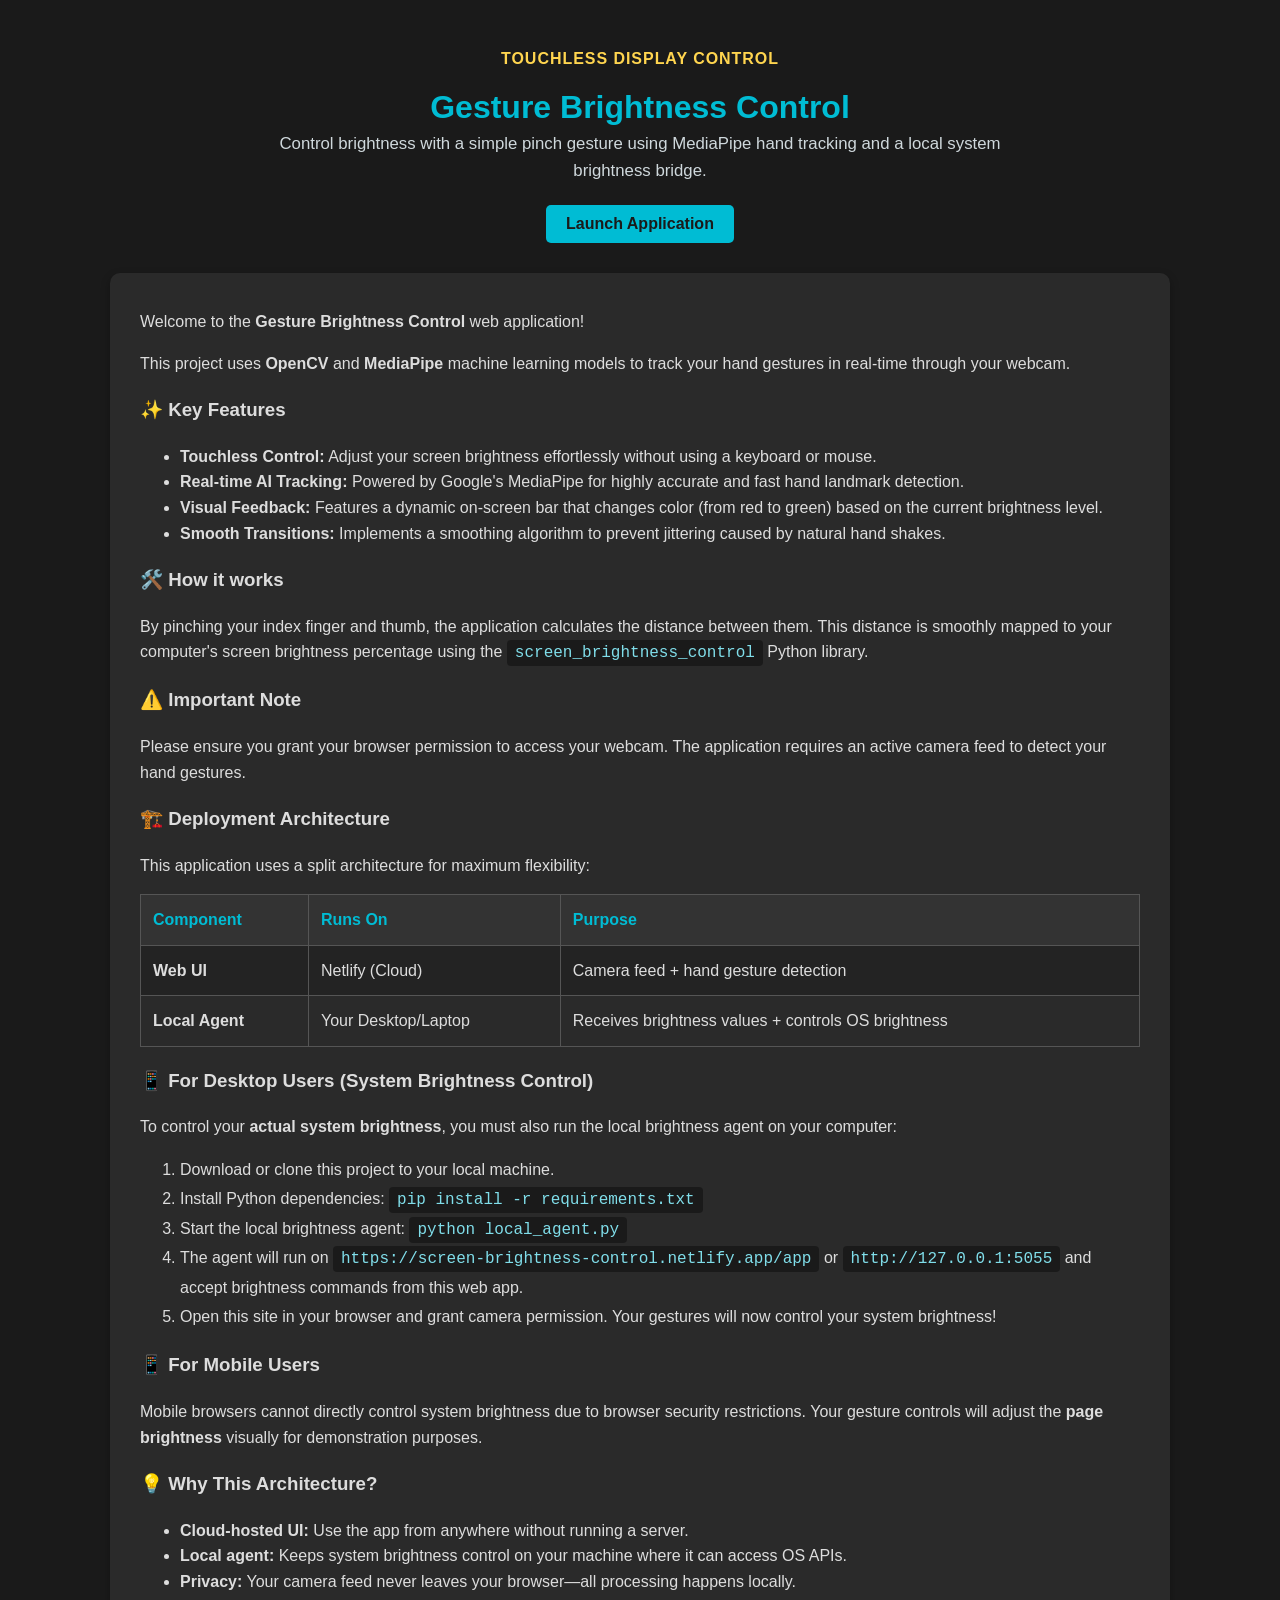
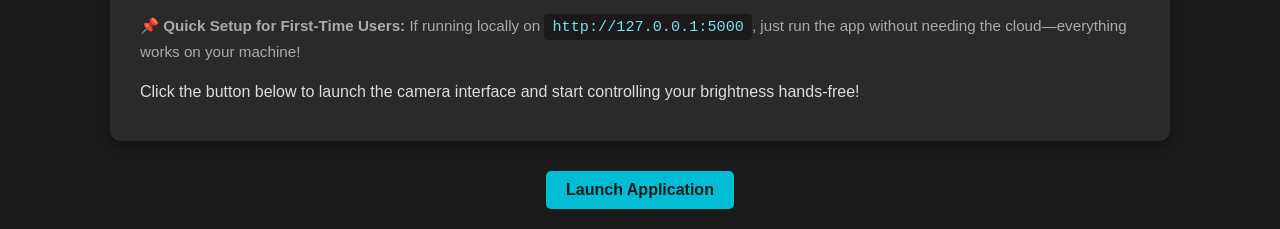
<file: templates/home.html>
<!DOCTYPE html>
<html lang="en">
<head>
    <meta charset="UTF-8">
    <meta name="viewport" content="width=device-width, initial-scale=1.0">
    <title>Home - Gesture Brightness Control</title>
    <link rel="stylesheet" href="/static/style.css">
</head>
<body>
    <div class="container">
        <p class="hero-eyebrow">Touchless Display Control</p>
        <h1>Gesture Brightness Control</h1>
        <p class="hero-intro">Control brightness with a simple pinch gesture using MediaPipe hand tracking and a local system brightness bridge.</p>
        <a href="/app" class="btn btn-start">Launch Application</a>
        <div class="project-details">
            <p>Welcome to the <strong>Gesture Brightness Control</strong> web application!</p>
            <p>This project uses <strong>OpenCV</strong> and <strong>MediaPipe</strong> machine learning models to track your hand gestures in real-time through your webcam.</p>
            
            <h3>✨ Key Features</h3>
            <ul>
                <li><strong>Touchless Control:</strong> Adjust your screen brightness effortlessly without using a keyboard or mouse.</li>
                <li><strong>Real-time AI Tracking:</strong> Powered by Google's MediaPipe for highly accurate and fast hand landmark detection.</li>
                <li><strong>Visual Feedback:</strong> Features a dynamic on-screen bar that changes color (from red to green) based on the current brightness level.</li>
                <li><strong>Smooth Transitions:</strong> Implements a smoothing algorithm to prevent jittering caused by natural hand shakes.</li>
            </ul>

            <h3>🛠️ How it works</h3>
            <p>By pinching your index finger and thumb, the application calculates the distance between them. This distance is smoothly mapped to your computer's screen brightness percentage using the <code>screen_brightness_control</code> Python library.</p>
            
            <h3>⚠️ Important Note</h3>
            <p>Please ensure you grant your browser permission to access your webcam. The application requires an active camera feed to detect your hand gestures.</p>

            <h3>🏗️ Deployment Architecture</h3>
            <p>This application uses a split architecture for maximum flexibility:</p>
            <table>
                <tr>
                    <th>Component</th>
                    <th>Runs On</th>
                    <th>Purpose</th>
                </tr>
                <tr>
                    <td><strong>Web UI</strong></td>
                    <td>Netlify (Cloud)</td>
                    <td>Camera feed + hand gesture detection</td>
                </tr>
                <tr>
                    <td><strong>Local Agent</strong></td>
                    <td>Your Desktop/Laptop</td>
                    <td>Receives brightness values + controls OS brightness</td>
                </tr>
            </table>

            <h3>📱 For Desktop Users (System Brightness Control)</h3>
            <p>To control your <strong>actual system brightness</strong>, you must also run the local brightness agent on your computer:</p>
            <ol style="text-align: left; line-height: 1.8;">
                <li>Download or clone this project to your local machine.</li>
                <li>Install Python dependencies: <code>pip install -r requirements.txt</code></li>
                <li>Start the local brightness agent: <code>python local_agent.py</code></li>
                <li>The agent will run on <code>https://screen-brightness-control.netlify.app/app</code> or <code>http://127.0.0.1:5055</code> and accept brightness commands from this web app.</li>
                <li>Open this site in your browser and grant camera permission. Your gestures will now control your system brightness!</li>
            </ol>

            <h3>📱 For Mobile Users</h3>
            <p>Mobile browsers cannot directly control system brightness due to browser security restrictions. Your gesture controls will adjust the <strong>page brightness</strong> visually for demonstration purposes.</p>

            <h3>💡 Why This Architecture?</h3>
            <ul style="text-align: left;">
                <li><strong>Cloud-hosted UI:</strong> Use the app from anywhere without running a server.</li>
                <li><strong>Local agent:</strong> Keeps system brightness control on your machine where it can access OS APIs.</li>
                <li><strong>Privacy:</strong> Your camera feed never leaves your browser—all processing happens locally.</li>
            </ul>

            <p style="margin-top: 20px; color: #aaa; font-size: 0.95em;"><strong>📌 Quick Setup for First-Time Users:</strong> If running locally on <code>http://127.0.0.1:5000</code>, just run the app without needing the cloud—everything works on your machine!</p>

            <p style="margin-top: 15px;">Click the button below to launch the camera interface and start controlling your brightness hands-free!</p>
        </div>
        <a href="/app" class="btn btn-start">Launch Application</a>
    </div>
</body>
</html>
</file>
<file: static/style.css>
body {
    font-family: 'Segoe UI', Tahoma, Geneva, Verdana, sans-serif;
    background-color: #1a1a1a;
    color: #ffffff;
    text-align: center;
    margin: 0;
    padding: 0;
}
.container {
    margin-top: 50px;
    padding: 0 15px; /* Add side padding to prevent text touching screen edges */
}
h1 {
    color: #00bcd4;
    margin-bottom: 5px;
}

.hero-eyebrow {
    margin: 8px 0 6px;
    color: #ffd54f;
    font-weight: 700;
    letter-spacing: 0.06em;
    text-transform: uppercase;
}

.hero-intro {
    max-width: 780px;
    margin: 0 auto 18px;
    color: #cfd8dc;
    font-size: 1.05rem;
    line-height: 1.6;
}
.video-container {
    margin: 20px auto;
    border: 4px solid #333;
    border-radius: 12px;
    display: block;
    width: min(640px, 100%);
    box-sizing: border-box; /* Include border in width calculation */
    overflow: hidden;
    box-shadow: 0px 0px 20px rgba(0, 188, 212, 0.5);
}
img {
    display: block;
    max-width: 100%;
    height: auto;
}

video {
    display: block;
    max-width: 100%;
    height: auto;
}
.instructions {
    color: #aaaaaa;
    font-size: 1.1em;
}

.camera-stage {
    position: relative;
    width: 100%;
    max-width: 100%;
    aspect-ratio: 4 / 3;
    background: #000;
}

.camera-layer {
    position: absolute;
    inset: 0;
    width: 100%;
    height: 100%;
    object-fit: cover;
}

.camera-screen-message {
    position: absolute;
    left: 50%;
    top: 50%;
    transform: translate(-50%, -50%);
    z-index: 5;
    padding: 12px 18px;
    border-radius: 10px;
    border: 2px solid #ff8a80;
    background: rgba(183, 28, 28, 0.75);
    color: #ffffff;
    font-size: 1.1rem;
    font-weight: 700;
    letter-spacing: 0.3px;
    text-transform: capitalize;
}

.camera-screen-message-stop {
    box-shadow: 0 0 18px rgba(255, 82, 82, 0.5);
}

.camera-screen-message-hint {
    border-color: #80deea;
    background: rgba(0, 105, 120, 0.78);
    box-shadow: 0 0 18px rgba(0, 188, 212, 0.45);
}
.brightness-panel {
    max-width: 640px;
    margin: 10px auto 0;
    padding: 14px 18px 16px;
    background: #232323;
    border: 1px solid #353535;
    border-radius: 12px;
    box-shadow: 0 8px 20px rgba(0, 0, 0, 0.25);
    text-align: left;
}

.brightness-panel-header {
    display: flex;
    justify-content: space-between;
    align-items: center;
    gap: 12px;
    margin-bottom: 10px;
    color: #f1f1f1;
    font-weight: 600;
}

#brightness-range {
    width: 100%;
    margin: 0;
    accent-color: #00bcd4;
}

.brightness-track {
    position: relative;
    height: 10px;
    margin-top: 10px;
    background: #111;
    border-radius: 999px;
    overflow: hidden;
}

.brightness-fill {
    width: 100%;
    height: 100%;
    background: linear-gradient(90deg, #ff5252 0%, #ffd54f 50%, #4caf50 100%);
    border-radius: inherit;
    transition: width 0.15s ease;
}

.gesture-status {
    margin-top: 10px;
    color: #cfd8dc;
    font-size: 0.95em;
}

.btn {
    background-color: #f44336; /* Red for Stop */
    color: white;
    padding: 10px 20px;
    margin: 20px auto;
    display: block;
    border: none;
    border-radius: 5px;
    font-size: 16px;
    cursor: pointer;
    transition: background-color 0.3s;
}
.btn:disabled {
    opacity: 0.6;
    cursor: not-allowed;
}
.btn:hover {
    background-color: #d32f2f;
}
.btn.btn-off {
    background-color: #4CAF50; /* Green for Start */
}
.btn.btn-off:hover {
    background-color: #388E3C;
}

/* Home Page & Navigation Styles */
.project-details {
    background-color: #2a2a2a;
    padding: 20px 30px;
    border-radius: 10px;
    margin: 30px auto;
    max-width: 1000px;
    line-height: 1.6;
    color: #dddddd;
    text-align: left;
    box-shadow: 0px 4px 10px rgba(0,0,0,0.3);
}
a.btn-start {
    text-decoration: none;
    background-color: #00bcd4;
    color: #1a1a1a;
    font-weight: bold;
    width: fit-content;
}
a.btn-start:hover {
    background-color: #008ba3;
}
.back-link {
    color: #00bcd4;
    text-decoration: none;
    display: inline-block;
    margin-bottom: 20px;
    font-size: 1.1em;
    transition: color 0.3s;
}
.back-link:hover {
    color: #ffffff;
}

/* Camera Permission Modal Styles */
.modal-overlay {
    position: fixed;
    top: 0;
    left: 0;
    width: 100%;
    height: 100%;
    background-color: rgba(0, 0, 0, 0.85);
    display: flex;
    justify-content: center;
    align-items: center;
    z-index: 1000;
}
.modal {
    background-color: #2a2a2a;
    padding: 30px;
    border-radius: 12px;
    max-width: 400px;
    box-shadow: 0px 0px 25px rgba(0, 188, 212, 0.4);
    border: 2px solid #333;
    margin: 15px;
}
.modal p {
    color: #dddddd;
    margin-bottom: 25px;
    line-height: 1.5;
}

.mobile-camera-help {
    text-align: left;
    background: rgba(0, 188, 212, 0.1);
    border: 1px solid rgba(0, 188, 212, 0.4);
    border-radius: 8px;
    padding: 12px 14px;
    margin-bottom: 16px;
}

.mobile-camera-help p {
    margin: 0 0 8px;
    color: #b2ebf2;
}

.mobile-camera-help ol {
    margin: 0;
    padding-left: 18px;
    color: #e0f7fa;
}

.mobile-camera-help li {
    margin-bottom: 6px;
}

/* Home Page Table Styles */
.project-details table {
    width: 100%;
    border-collapse: collapse;
    margin: 15px 0;
}

.project-details table tr {
    border: 1px solid #555;
}

.project-details table th,
.project-details table td {
    padding: 12px;
    text-align: left;
    border: 1px solid #555;
}

.project-details table th {
    background-color: #333;
    font-weight: 600;
    color: #00bcd4;
}

.project-details table tr:nth-child(even) {
    background-color: #232323;
}

.project-details code {
    background-color: #1a1a1a;
    padding: 4px 8px;
    border-radius: 4px;
    color: #80deea;
    font-family: 'Courier New', monospace;
}

/* Loading Spinner */
.spinner {
    border: 4px solid rgba(255, 255, 255, 0.1);
    border-top: 4px solid #00bcd4;
    border-radius: 50%;
    width: 40px;
    height: 40px;
    animation: spin 1s linear infinite;
    margin: 20px auto;
}
@keyframes spin {
    0% { transform: rotate(0deg); }
    100% { transform: rotate(360deg); }
}

/* Mobile Responsive Styles */
@media (max-width: 600px) {
    .container {
        margin-top: 20px;
    }
    h1 {
        font-size: 1.5em;
    }
    .instructions {
        font-size: 1em;
    }
    .btn {
        width: 100%;
        max-width: 300px;
    }
}
</file>
